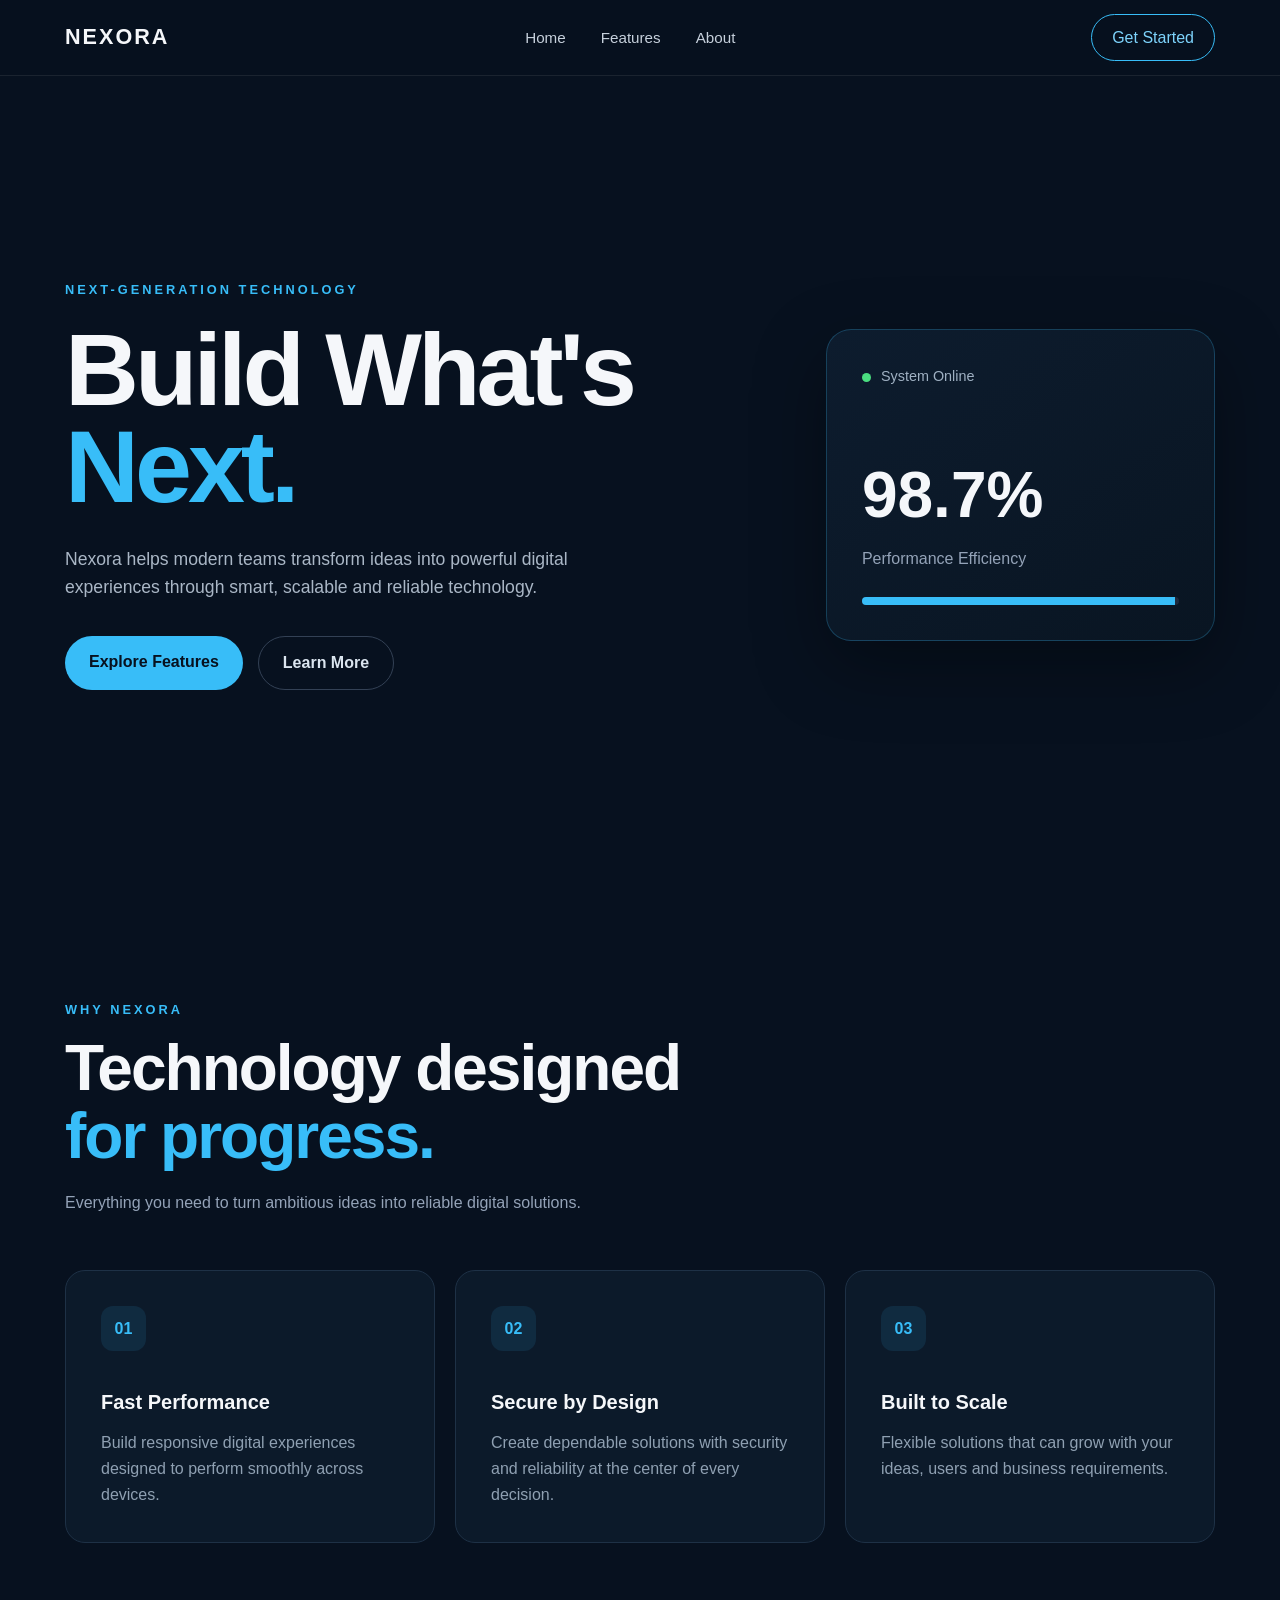
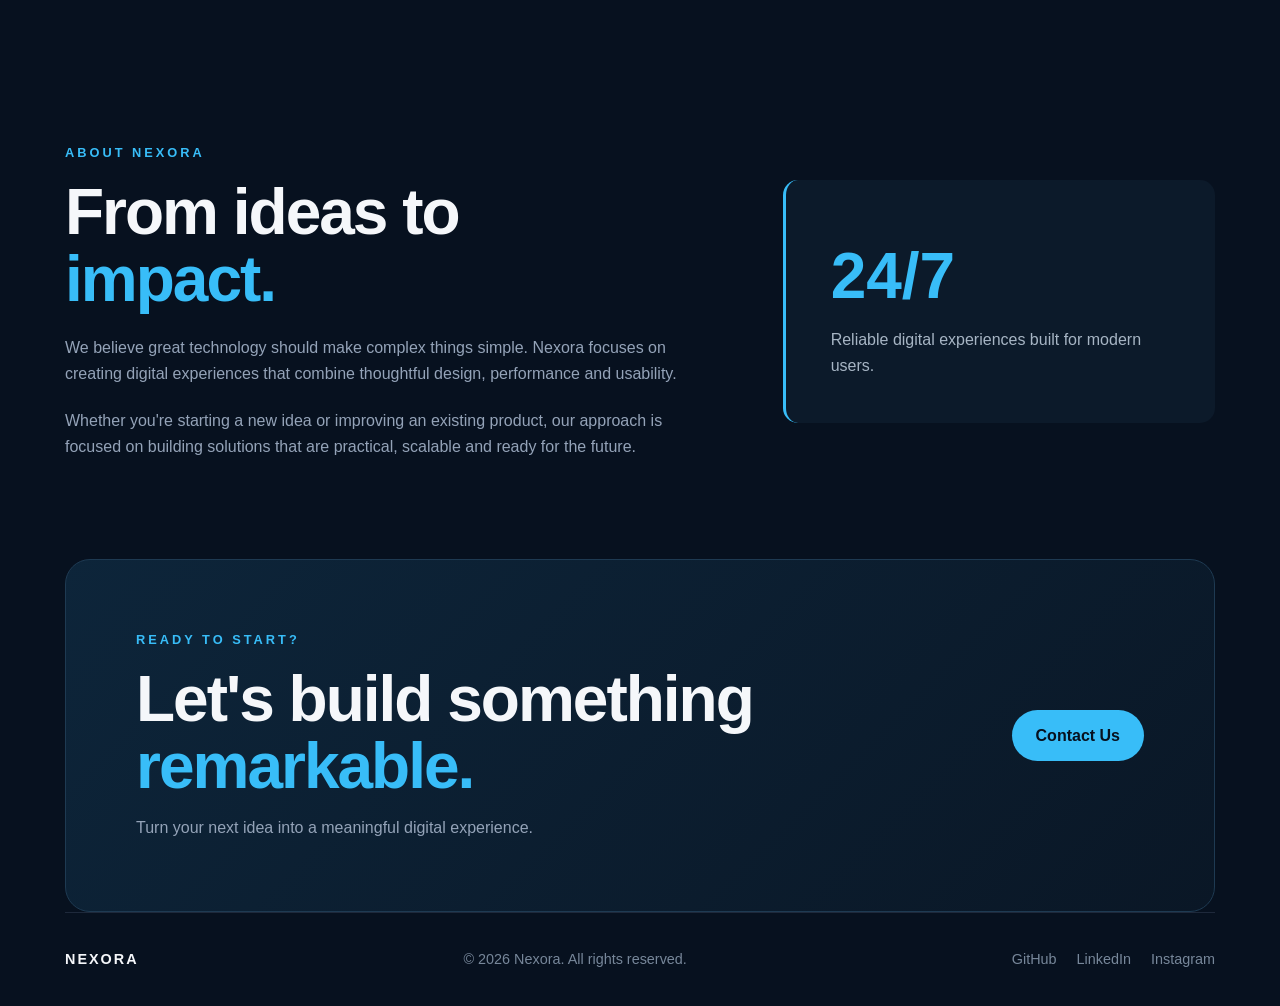
<file: index.html>
<!DOCTYPE html>
<html lang="en">
<head>
    <meta charset="UTF-8">
    <meta name="viewport" content="width=device-width, initial-scale=1.0">

    <title>Nexora | Build What's Next</title>

    <link rel="stylesheet" href="style.css">
</head>

<body>

    <!-- ================= NAVBAR ================= -->
    <header class="header">
        <nav class="navbar">

            <a href="#home" class="logo">NEXORA</a>

            <ul class="nav-links">
                <li><a href="#home">Home</a></li>
                <li><a href="#features">Features</a></li>
                <li><a href="#about">About</a></li>
            </ul>

            <a href="#contact" class="nav-button">Get Started</a>

        </nav>
    </header>


    <!-- ================= HERO ================= -->
    <main>

        <section id="home" class="hero">

            <div class="hero-content">

                <p class="hero-label">NEXT-GENERATION TECHNOLOGY</p>

                <h1>
                    Build What's
                    <span>Next.</span>
                </h1>

                <p class="hero-description">
                    Nexora helps modern teams transform ideas into
                    powerful digital experiences through smart,
                    scalable and reliable technology.
                </p>

                <div class="hero-buttons">
                    <a href="#features" class="primary-button">
                        Explore Features
                    </a>

                    <a href="#about" class="secondary-button">
                        Learn More
                    </a>
                </div>

            </div>

            <div class="hero-card">

                <div class="card-top">
                    <span class="status-dot"></span>
                    <span>System Online</span>
                </div>

                <div class="card-number">98.7%</div>

                <p>Performance Efficiency</p>

                <div class="progress-bar">
                    <div class="progress"></div>
                </div>

            </div>

        </section>


        <!-- ================= FEATURES ================= -->
        <section id="features" class="features section">

            <div class="section-heading">

                <p class="section-label">WHY NEXORA</p>

                <h2>
                    Technology designed
                    <span>for progress.</span>
                </h2>

                <p>
                    Everything you need to turn ambitious ideas
                    into reliable digital solutions.
                </p>

            </div>


            <div class="feature-grid">

                <article class="feature-card">

                    <div class="feature-icon">01</div>

                    <h3>Fast Performance</h3>

                    <p>
                        Build responsive digital experiences
                        designed to perform smoothly across devices.
                    </p>

                </article>


                <article class="feature-card">

                    <div class="feature-icon">02</div>

                    <h3>Secure by Design</h3>

                    <p>
                        Create dependable solutions with security
                        and reliability at the center of every decision.
                    </p>

                </article>


                <article class="feature-card">

                    <div class="feature-icon">03</div>

                    <h3>Built to Scale</h3>

                    <p>
                        Flexible solutions that can grow with your
                        ideas, users and business requirements.
                    </p>

                </article>

            </div>

        </section>


        <!-- ================= ABOUT ================= -->
        <section id="about" class="about section">

            <div class="about-content">

                <p class="section-label">ABOUT NEXORA</p>

                <h2>
                    From ideas to
                    <span>impact.</span>
                </h2>

                <p>
                    We believe great technology should make complex
                    things simple. Nexora focuses on creating digital
                    experiences that combine thoughtful design,
                    performance and usability.
                </p>

                <p>
                    Whether you're starting a new idea or improving
                    an existing product, our approach is focused on
                    building solutions that are practical, scalable
                    and ready for the future.
                </p>

            </div>


            <div class="about-highlight">

                <div class="highlight-number">24/7</div>

                <p>
                    Reliable digital experiences
                    built for modern users.
                </p>

            </div>

        </section>


        <!-- ================= CTA ================= -->
        <section id="contact" class="cta section">

            <div>

                <p class="section-label">READY TO START?</p>

                <h2>
                    Let's build something
                    <span>remarkable.</span>
                </h2>

                <p>
                    Turn your next idea into a meaningful digital
                    experience.
                </p>

            </div>

            <a href="mailto:hello@nexora.example" class="primary-button">
                Contact Us
            </a>

        </section>

    </main>


    <!-- ================= FOOTER ================= -->
    <footer class="footer">

        <div class="footer-logo">
            NEXORA
        </div>

        <p>
            © 2026 Nexora. All rights reserved.
        </p>

        <div class="social-links">

            <a href="#">GitHub</a>
            <a href="#">LinkedIn</a>
            <a href="#">Instagram</a>

        </div>

    </footer>

</body>
</html>
</file>
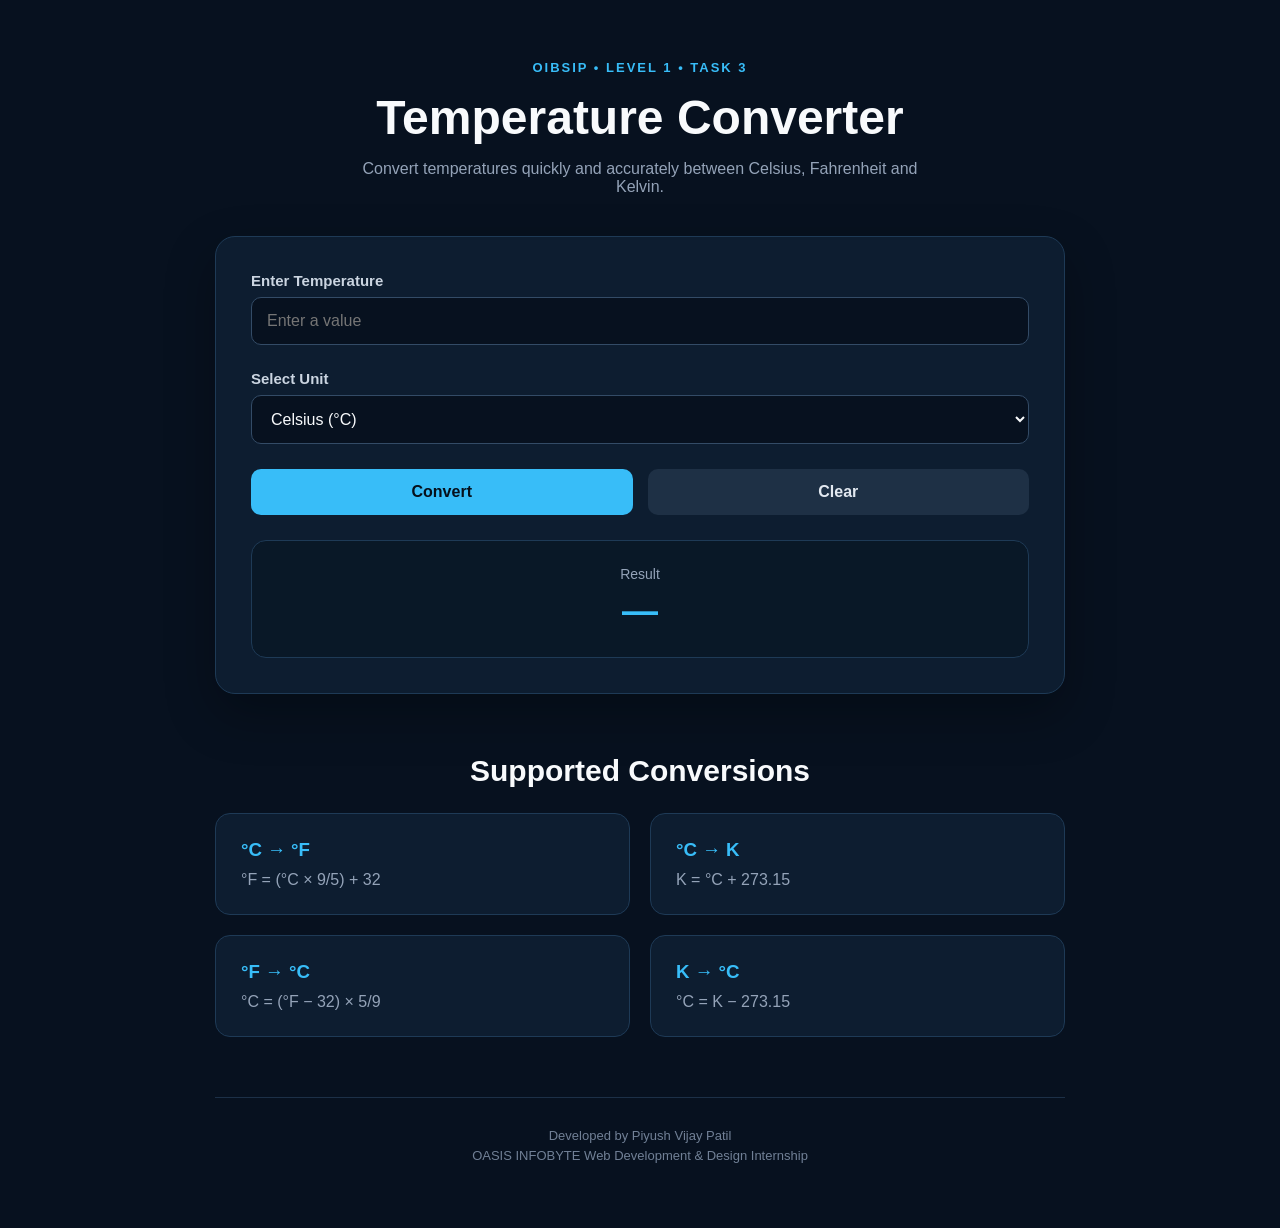
<file: Level1/Task3-Temperature-Converter/index.html>
<!DOCTYPE html>
<html lang="en">

<head>
    <meta charset="UTF-8">
    <meta name="viewport" content="width=device-width, initial-scale=1.0">

    <title>Temperature Converter | Piyush Patil</title>

    <link rel="stylesheet" href="style.css">
</head>

<body>

    <!-- Main Container -->
    <main class="converter-container">

        <!-- Header -->
        <section class="header">
            <p class="label">OIBSIP • LEVEL 1 • TASK 3</p>

            <h1>Temperature Converter</h1>

            <p class="subtitle">
                Convert temperatures quickly and accurately
                between Celsius, Fahrenheit and Kelvin.
            </p>
        </section>


        <!-- Converter Card -->
        <section class="converter-card">

            <!-- Temperature Input -->
            <div class="form-group">

                <label for="temperature">
                    Enter Temperature
                </label>

                <input
                    type="number"
                    id="temperature"
                    placeholder="Enter a value"
                    step="any"
                >

            </div>


            <!-- Unit Selection -->
            <div class="form-group">

                <label for="unit">
                    Select Unit
                </label>

                <select id="unit">

                    <option value="celsius">
                        Celsius (°C)
                    </option>

                    <option value="fahrenheit">
                        Fahrenheit (°F)
                    </option>

                    <option value="kelvin">
                        Kelvin (K)
                    </option>

                </select>

            </div>


            <!-- Buttons -->
            <div class="buttons">

                <button
                    type="button"
                    id="convertBtn">
                    Convert
                </button>

                <button
                    type="button"
                    id="clearBtn"
                    class="clear-btn">
                    Clear
                </button>

            </div>


            <!-- Error Message -->
            <div
                id="errorMessage"
                class="message error-message">
            </div>


            <!-- Result -->
            <div
                id="result"
                class="result">
                
                <p class="result-label">
                    Result
                </p>

                <h2 id="resultValue">
                    —
                </h2>

            </div>

        </section>


        <!-- Conversion Information -->
        <section class="info-section">

            <h2>Supported Conversions</h2>

            <div class="conversion-grid">

                <div class="conversion-card">
                    <h3>°C → °F</h3>

                    <p>
                        °F = (°C × 9/5) + 32
                    </p>
                </div>


                <div class="conversion-card">
                    <h3>°C → K</h3>

                    <p>
                        K = °C + 273.15
                    </p>
                </div>


                <div class="conversion-card">
                    <h3>°F → °C</h3>

                    <p>
                        °C = (°F − 32) × 5/9
                    </p>
                </div>


                <div class="conversion-card">
                    <h3>K → °C</h3>

                    <p>
                        °C = K − 273.15
                    </p>
                </div>

            </div>

        </section>


        <!-- Footer -->
        <footer>

            <p>
                Developed by Piyush Vijay Patil
            </p>

            <p>
                OASIS INFOBYTE Web Development & Design Internship
            </p>

        </footer>

    </main>


    <script src="script.js"></script>

</body>

</html>
</file>
<file: style.css>
/* =========================
   BASIC RESET
========================= */

* {
    margin: 0;
    padding: 0;
    box-sizing: border-box;
}

html {
    scroll-behavior: smooth;
}

body {
    font-family: Arial, Helvetica, sans-serif;
    background: #07111f;
    color: #f5f7fa;
    line-height: 1.6;
}

a {
    text-decoration: none;
    color: inherit;
}


/* =========================
   HEADER / NAVBAR
========================= */

.header {
    position: fixed;
    top: 0;
    left: 0;
    width: 100%;
    z-index: 1000;

    background: rgba(7, 17, 31, 0.9);
    border-bottom: 1px solid rgba(255, 255, 255, 0.08);

    backdrop-filter: blur(12px);
}

.navbar {
    width: min(1150px, 90%);
    margin: auto;

    min-height: 75px;

    display: flex;
    align-items: center;
    justify-content: space-between;
}

.logo {
    font-size: 1.35rem;
    font-weight: 800;
    letter-spacing: 2px;
}

.nav-links {
    list-style: none;

    display: flex;
    gap: 35px;
}

.nav-links a {
    color: #c6d0dc;
    font-size: 0.95rem;

    transition: color 0.3s ease;
}

.nav-links a:hover {
    color: #7dd3fc;
}

.nav-button {
    padding: 10px 20px;

    border: 1px solid #38bdf8;
    border-radius: 30px;

    color: #7dd3fc;

    transition: 0.3s ease;
}

.nav-button:hover {
    background: #38bdf8;
    color: #07111f;
}


/* =========================
   GENERAL SECTION
========================= */

.section {
    width: min(1150px, 90%);
    margin: auto;
    padding: 100px 0;
}

.section-label {
    margin-bottom: 15px;

    color: #38bdf8;

    font-size: 0.8rem;
    font-weight: 700;
    letter-spacing: 3px;
}


/* =========================
   HERO
========================= */

.hero {
    min-height: 100vh;
    width: min(1150px, 90%);
    margin: auto;

    padding-top: 150px;
    padding-bottom: 80px;

    display: grid;
    grid-template-columns: 1.4fr 0.8fr;
    align-items: center;
    gap: 80px;
}

.hero-label {
    color: #38bdf8;

    font-size: 0.8rem;
    font-weight: 700;
    letter-spacing: 3px;

    margin-bottom: 20px;
}

.hero h1 {
    max-width: 700px;

    font-size: clamp(3.5rem, 8vw, 6.5rem);
    line-height: 0.95;

    letter-spacing: -4px;
}

.hero h1 span,
.section-heading h2 span,
.about-content h2 span,
.cta h2 span {
    color: #38bdf8;
}

.hero-description {
    max-width: 570px;

    margin-top: 30px;

    color: #aab7c6;
    font-size: 1.1rem;
}

.hero-buttons {
    margin-top: 35px;

    display: flex;
    gap: 15px;
    flex-wrap: wrap;
}

.primary-button,
.secondary-button {
    display: inline-block;

    padding: 13px 24px;

    border-radius: 30px;

    font-weight: 700;

    transition: 0.3s ease;
}

.primary-button {
    background: #38bdf8;
    color: #07111f;
}

.primary-button:hover {
    transform: translateY(-3px);
}

.secondary-button {
    border: 1px solid #334155;
    color: #dbe5ef;
}

.secondary-button:hover {
    border-color: #38bdf8;
    color: #7dd3fc;
}


/* =========================
   HERO CARD
========================= */

.hero-card {
    padding: 35px;

    border: 1px solid rgba(56, 189, 248, 0.25);
    border-radius: 25px;

    background: linear-gradient(
        145deg,
        #0d1c2e,
        #091522
    );

    box-shadow: 0 25px 70px rgba(0, 0, 0, 0.35);
}

.card-top {
    display: flex;
    align-items: center;
    gap: 10px;

    color: #9fb0c2;
    font-size: 0.9rem;
}

.status-dot {
    width: 9px;
    height: 9px;

    background: #4ade80;
    border-radius: 50%;
}

.card-number {
    margin-top: 55px;

    font-size: 4rem;
    font-weight: 800;
}

.hero-card p {
    color: #94a3b8;
}

.progress-bar {
    height: 8px;

    margin-top: 25px;

    background: #1e293b;
    border-radius: 20px;

    overflow: hidden;
}

.progress {
    width: 98.7%;
    height: 100%;

    background: #38bdf8;
}


/* =========================
   FEATURES
========================= */

.section-heading {
    max-width: 700px;
}

.section-heading h2,
.about-content h2,
.cta h2 {
    font-size: clamp(2.3rem, 5vw, 4rem);
    line-height: 1.05;

    letter-spacing: -2px;
}

.section-heading > p:last-child {
    margin-top: 20px;

    color: #94a3b8;
}

.feature-grid {
    margin-top: 55px;

    display: grid;
    grid-template-columns: repeat(3, 1fr);
    gap: 20px;
}

.feature-card {
    padding: 35px;

    min-height: 260px;

    background: #0c1a2a;

    border: 1px solid #1e3146;
    border-radius: 20px;

    transition: transform 0.3s ease,
                border-color 0.3s ease;
}

.feature-card:hover {
    transform: translateY(-7px);
    border-color: #38bdf8;
}

.feature-icon {
    width: 45px;
    height: 45px;

    display: flex;
    align-items: center;
    justify-content: center;

    margin-bottom: 35px;

    border-radius: 12px;

    background: #102b40;
    color: #38bdf8;

    font-weight: 700;
}

.feature-card h3 {
    margin-bottom: 12px;

    font-size: 1.25rem;
}

.feature-card p {
    color: #8fa0b2;
}


/* =========================
   ABOUT
========================= */

.about {
    display: grid;
    grid-template-columns: 1fr 0.7fr;
    gap: 100px;

    align-items: center;
}

.about-content > p:not(.section-label) {
    margin-top: 22px;

    color: #94a3b8;
}

.about-highlight {
    padding: 45px;

    background: #0c1a2a;

    border-left: 3px solid #38bdf8;
    border-radius: 15px;
}

.highlight-number {
    font-size: 4rem;
    font-weight: 800;

    color: #38bdf8;
}

.about-highlight p {
    color: #a7b5c4;
}


/* =========================
   CTA
========================= */

.cta {
    display: flex;
    align-items: center;
    justify-content: space-between;
    gap: 40px;

    padding: 70px;

    background: linear-gradient(
        135deg,
        #0d253a,
        #0a1726
    );

    border: 1px solid #1e3a52;
    border-radius: 25px;
}

.cta > div {
    max-width: 700px;
}

.cta > div > p:last-child {
    margin-top: 15px;
    color: #94a3b8;
}


/* =========================
   FOOTER
========================= */

.footer {
    width: min(1150px, 90%);
    margin: auto;

    padding: 35px 0;

    border-top: 1px solid #1e293b;

    display: flex;
    align-items: center;
    justify-content: space-between;
    gap: 20px;

    color: #77879a;
    font-size: 0.9rem;
}

.footer-logo {
    color: #f5f7fa;
    font-weight: 800;
    letter-spacing: 2px;
}

.social-links {
    display: flex;
    gap: 20px;
}

.social-links a:hover {
    color: #38bdf8;
}


/* =========================
   RESPONSIVE DESIGN
========================= */

@media (max-width: 850px) {

    .nav-links {
        gap: 15px;
    }

    .nav-button {
        display: none;
    }

    .hero {
        grid-template-columns: 1fr;
        gap: 50px;
    }

    .hero-card {
        max-width: 500px;
    }

    .feature-grid {
        grid-template-columns: 1fr;
    }

    .about {
        grid-template-columns: 1fr;
        gap: 50px;
    }

    .cta {
        flex-direction: column;
        align-items: flex-start;
        padding: 45px 30px;
    }

    .footer {
        flex-direction: column;
        text-align: center;
    }
}


@media (max-width: 550px) {

    .navbar {
        min-height: 65px;
    }

    .logo {
        font-size: 1.1rem;
    }

    .nav-links {
        gap: 12px;
    }

    .nav-links a {
        font-size: 0.8rem;
    }

    .hero {
        padding-top: 120px;
    }

    .hero h1 {
        letter-spacing: -2px;
    }

    .hero-description {
        font-size: 1rem;
    }

    .hero-card {
        padding: 25px;
    }

    .card-number {
        font-size: 3rem;
    }

    .section {
        padding: 70px 0;
    }

    .feature-card {
        padding: 28px;
    }

    .social-links {
        flex-wrap: wrap;
        justify-content: center;
    }
}
</file>
<file: Level1/Task3-Temperature-Converter/style.css>
/* ==============================
   RESET
================================= */

* {
    margin: 0;
    padding: 0;
    box-sizing: border-box;
}

body {
    font-family: Arial, Helvetica, sans-serif;
    min-height: 100vh;

    background: #07111f;
    color: #f8fafc;

    display: flex;
    justify-content: center;
}


/* ==============================
   MAIN CONTAINER
================================= */

.converter-container {
    width: 100%;
    max-width: 900px;
    padding: 60px 25px;
}


/* ==============================
   HEADER
================================= */

.header {
    text-align: center;
    margin-bottom: 40px;
}

.label {
    color: #38bdf8;
    font-size: 13px;
    font-weight: bold;
    letter-spacing: 2px;
    margin-bottom: 15px;
}

.header h1 {
    font-size: 48px;
    margin-bottom: 15px;
}

.subtitle {
    max-width: 600px;
    margin: auto;

    color: #94a3b8;
    font-size: 16px;
}


/* ==============================
   CONVERTER CARD
================================= */

.converter-card {
    background: #0d1d30;

    border: 1px solid #1e3a56;
    border-radius: 20px;

    padding: 35px;

    box-shadow: 0 20px 50px rgba(0, 0, 0, 0.3);
}


/* ==============================
   FORM
================================= */

.form-group {
    margin-bottom: 25px;
}

.form-group label {
    display: block;

    margin-bottom: 8px;

    color: #cbd5e1;
    font-size: 15px;
    font-weight: bold;
}

.form-group input,
.form-group select {
    width: 100%;

    padding: 14px 15px;

    border: 1px solid #334b66;
    border-radius: 10px;

    background: #07111f;
    color: #f8fafc;

    font-size: 16px;

    outline: none;
}

.form-group input:focus,
.form-group select:focus {
    border-color: #38bdf8;
}


/* ==============================
   BUTTONS
================================= */

.buttons {
    display: flex;
    gap: 15px;
    margin-top: 10px;
}

button {
    flex: 1;

    padding: 14px;

    border: none;
    border-radius: 10px;

    background: #38bdf8;
    color: #06101c;

    font-size: 16px;
    font-weight: bold;

    cursor: pointer;

    transition: 0.3s;
}

button:hover {
    transform: translateY(-2px);
}

.clear-btn {
    background: #1e3045;
    color: #e2e8f0;
}

.clear-btn:hover {
    background: #293e55;
}


/* ==============================
   ERROR MESSAGE
================================= */

.message {
    margin-top: 20px;

    padding: 12px 15px;

    border-radius: 8px;

    display: none;

    font-size: 14px;
}

.error-message {
    background: #3b1820;
    border: 1px solid #7f1d1d;
    color: #fecaca;
}


/* ==============================
   RESULT
================================= */

.result {
    margin-top: 25px;

    padding: 25px;

    text-align: center;

    background: #091827;

    border: 1px solid #1e3a56;
    border-radius: 15px;
}

.result-label {
    color: #94a3b8;
    font-size: 14px;
    margin-bottom: 8px;
}

.result h2 {
    color: #38bdf8;
    font-size: 36px;
}


/* ==============================
   INFORMATION SECTION
================================= */

.info-section {
    margin-top: 60px;
}

.info-section > h2 {
    text-align: center;

    font-size: 30px;
    margin-bottom: 25px;
}

.conversion-grid {
    display: grid;

    grid-template-columns: repeat(2, 1fr);

    gap: 20px;
}

.conversion-card {
    padding: 25px;

    background: #0d1d30;

    border: 1px solid #1e3a56;
    border-radius: 15px;
}

.conversion-card h3 {
    color: #38bdf8;
    margin-bottom: 10px;
}

.conversion-card p {
    color: #94a3b8;
}


/* ==============================
   FOOTER
================================= */

footer {
    text-align: center;

    margin-top: 60px;
    padding-top: 25px;

    border-top: 1px solid #1c3047;

    color: #718096;

    font-size: 13px;
}

footer p {
    margin: 5px 0;
}


/* ==============================
   RESPONSIVE DESIGN
================================= */

@media (max-width: 600px) {

    .converter-container {
        padding: 40px 18px;
    }

    .header h1 {
        font-size: 36px;
    }

    .subtitle {
        font-size: 14px;
    }

    .converter-card {
        padding: 25px 20px;
    }

    .buttons {
        flex-direction: column;
    }

    .conversion-grid {
        grid-template-columns: 1fr;
    }

    .result h2 {
        font-size: 30px;
    }
}
</file>
